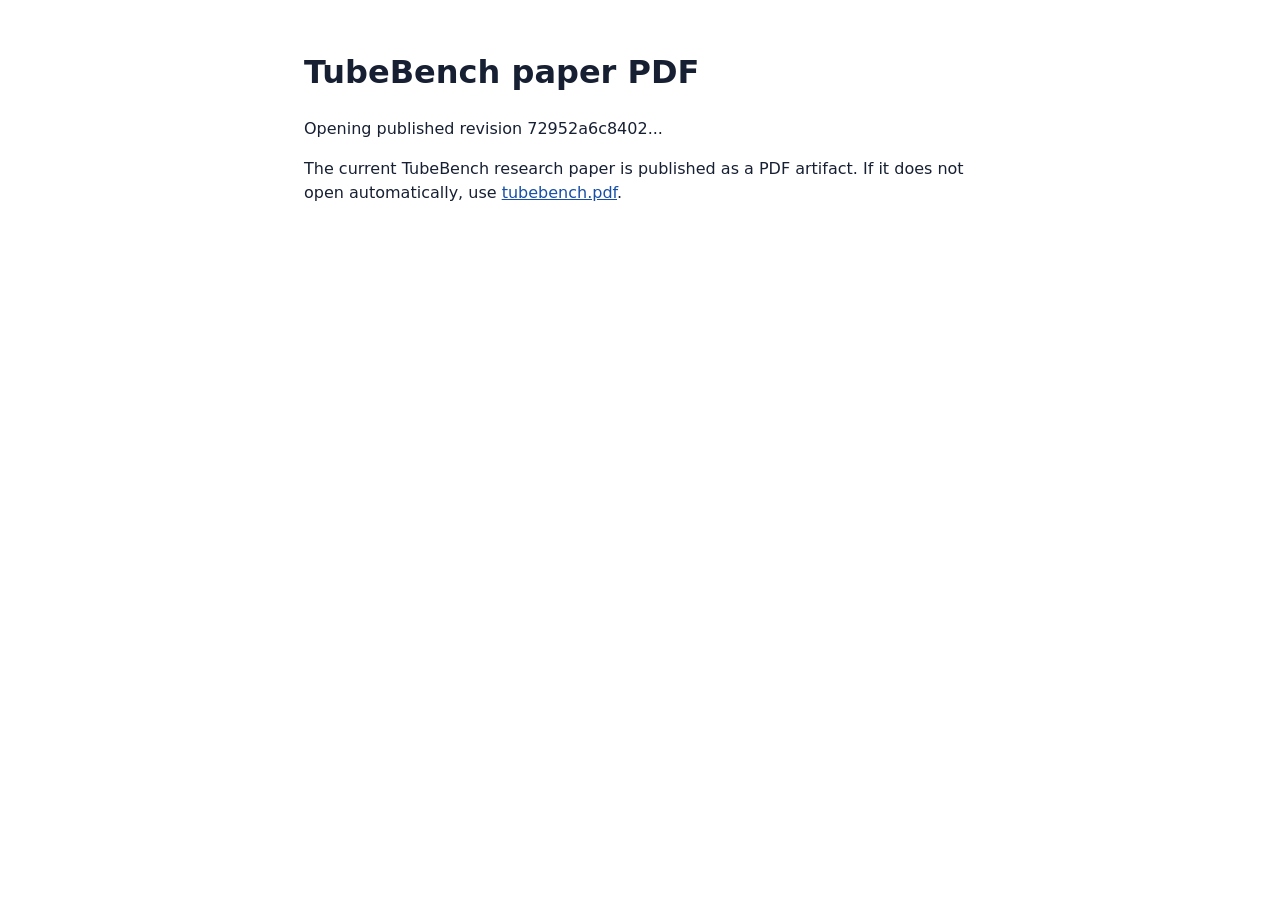
<file: docs/paper/index.html>
<!doctype html>
<html lang="en">
  <head>
    <meta charset="utf-8">
    <meta name="viewport" content="width=device-width, initial-scale=1">
    <title>TubeBench Paper PDF</title>
    <link rel="canonical" href="./tubebench.pdf">
    <script>
      window.addEventListener("DOMContentLoaded", async () => {
        const link = document.querySelector('[data-testid="research-paper-pdf-link"]');
        const status = document.querySelector('[data-testid="research-paper-status"]');
        const fallbackUrl = `./tubebench.pdf?refresh=${Date.now()}`;
        link.href = fallbackUrl;

        try {
          const response = await fetch(`./provenance.json?refresh=${Date.now()}`, {
            cache: "no-store",
          });
          if (!response.ok) {
            throw new Error(`provenance request failed: ${response.status}`);
          }
          const provenance = await response.json();
          const digest = provenance.pdf_sha256;
          if (typeof digest !== "string" || !/^[0-9a-f]{64}$/.test(digest)) {
            throw new Error("provenance PDF checksum is invalid");
          }
          const versionedUrl = `./tubebench.pdf?v=${digest.slice(0, 12)}`;
          link.href = versionedUrl;
          status.textContent = `Opening published revision ${digest.slice(0, 12)}...`;
          window.location.replace(versionedUrl);
        } catch (error) {
          status.textContent = "Automatic revision check failed; use the refreshed PDF link below.";
        }
      });
    </script>
    <style>
      body {
        color: #172033;
        font-family: system-ui, -apple-system, BlinkMacSystemFont, "Segoe UI", sans-serif;
        line-height: 1.5;
        margin: 3rem auto;
        max-width: 42rem;
        padding: 0 1.25rem;
      }
      a {
        color: #174ea6;
      }
    </style>
  </head>
  <body>
    <main>
      <h1>TubeBench paper PDF</h1>
      <p data-testid="research-paper-status">Checking the published PDF revision...</p>
      <p>
        The current TubeBench research paper is published as a PDF artifact.
        If it does not open automatically, use
        <a href="./tubebench.pdf" data-testid="research-paper-pdf-link">tubebench.pdf</a>.
      </p>
    </main>
  </body>
</html>
</file>
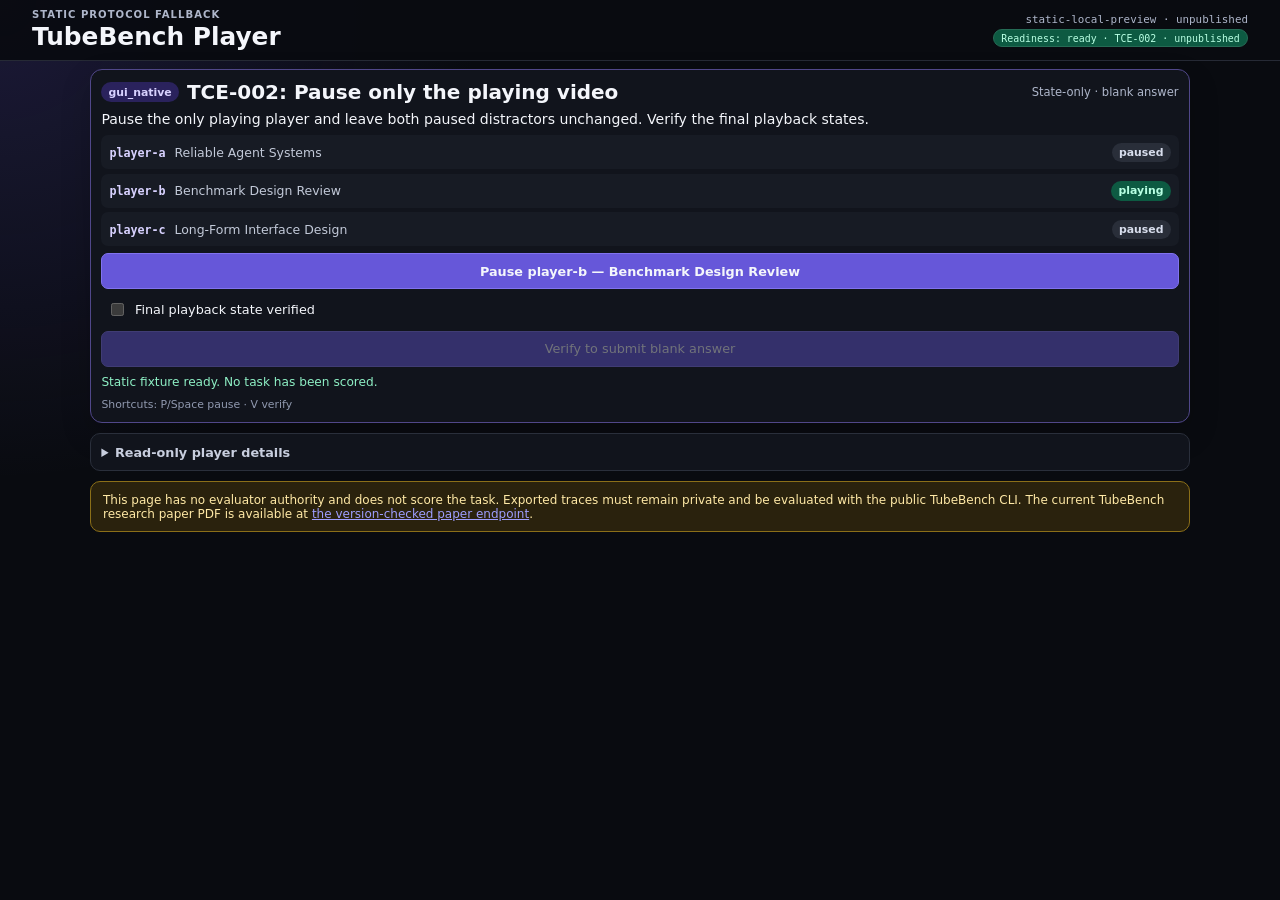
<file: docs/static-fixture/index.html>
<!doctype html>
<html lang="en">
  <head>
    <meta charset="utf-8">
    <meta name="viewport" content="width=device-width, initial-scale=1">
    <meta name="codextubebench-static-fixture" content="TCE-002">
    <title>TubeBench Static Fixture</title>
    <link rel="icon" href="data:,">
    <link rel="stylesheet" href="./styles.css?fixture=v0.3-ready">
  </head>
  <body>
    <header>
      <div>
        <p class="eyebrow">Static protocol fallback</p>
        <h1>TubeBench Player</h1>
      </div>
      <div class="runtime-meta" aria-label="Static fixture runtime status">
        <p id="deployment-meta" class="deployment-meta">Loading fixture…</p>
        <p
          id="fixture-ready"
          class="fixture-ready"
          data-testid="fixture-ready"
          data-ready="false"
          data-fixture-id="codextubebench-static-tce-002"
          data-fixture-version="codextubebench-static-fixture.v0.3"
          data-task-id="TCE-002"
          aria-live="polite"
        >
          Readiness: initializing
        </p>
      </div>
    </header>
    <script
      id="fixture-readiness-state"
      data-testid="fixture-readiness-state"
      type="application/json"
    >{"ready":false}</script>
    <main>
      <section
        id="controller-probe"
        class="controller-probe"
        data-testid="controller-probe"
        data-ready="false"
        data-task-id="TCE-002"
        data-fixture-id="codextubebench-static-tce-002"
        data-fixture-version="codextubebench-static-fixture.v0.3"
        data-readiness-contract-version="codextubebench-static-readiness.v0.1"
        data-deployed-revision=""
        aria-label="Controller readiness probe"
      >
        <p
          id="controller-probe-ready-text"
          class="controller-probe-ready-text"
          data-testid="controller-probe-ready-text"
        >
          CODEXTUBEBENCH STATIC INITIALIZING
        </p>
        <div class="controller-probe-grid">
          <div>
            <span>Task</span>
            <strong id="controller-probe-task-id" data-testid="controller-probe-task-id">TCE-002</strong>
          </div>
          <div>
            <span>Revision</span>
            <strong id="controller-probe-revision" data-testid="controller-probe-revision">loading</strong>
          </div>
          <div>
            <span>Controls</span>
            <strong id="controller-probe-controls-present" data-testid="controller-probe-controls-present">pending</strong>
          </div>
          <div>
            <span>Trace textarea</span>
            <strong id="controller-probe-trace-present" data-testid="controller-probe-trace-present">pending</strong>
          </div>
        </div>
        <a
          href="./index.html"
          data-testid="controller-probe-main-link"
        >Open full fixture</a>
      </section>

      <section
        id="task-cockpit"
        class="task-cockpit"
        data-testid="task-cockpit"
        data-initial-viewport-contract="390x600"
      >
        <div class="task-heading">
          <div>
            <p id="task-mode" class="pill"></p>
            <h2 id="task-title"></h2>
          </div>
          <p class="state-only">State-only · blank answer</p>
        </div>
        <p
          id="task-instruction"
          class="task-instruction"
          data-testid="task-instruction"
        ></p>

        <div
          id="player-state-list"
          class="player-state-list"
          data-testid="player-state-list"
          aria-label="Current playback states"
        ></div>

        <button
          id="pause-playing"
          class="primary task-action"
          data-testid="pause-playing"
          aria-keyshortcuts="P Space"
          disabled
        >
          Pause the playing player
        </button>

        <label
          class="verification"
          data-testid="final-state-verification-control"
        >
          <input
            id="final-state-verification"
            data-testid="final-state-verification"
            type="checkbox"
            aria-keyshortcuts="V"
            disabled
          >
          Final playback state verified
        </label>

        <div class="submission-actions task-phase-control">
          <button
            id="submit-answer"
            class="primary"
            data-testid="submit-answer"
            disabled
          >
            Verify to submit blank answer
          </button>
        </div>

        <p
          id="status"
          class="status"
          data-testid="status"
          role="status"
        ></p>
        <p class="shortcut-help task-phase-control">Shortcuts: P/Space pause · V verify</p>

        <section
          id="trace-handoff"
          class="trace-handoff"
          data-testid="trace-handoff"
          aria-labelledby="trace-handoff-title"
          hidden
        >
          <div class="handoff-heading">
            <div>
              <p class="eyebrow">Manual trace handoff</p>
              <h2 id="trace-handoff-title">Trace JSON</h2>
            </div>
            <span class="ready-pill" data-testid="trace-ready">Ready</span>
          </div>

          <div
            id="result-summary"
            class="result-summary"
            data-testid="result-summary"
            aria-label="Result summary"
          >
            <div><span>Task</span><strong id="summary-task-id" data-testid="summary-task-id"></strong></div>
            <div><span>Fixture revision</span><strong id="summary-fixture-revision" data-testid="summary-fixture-revision"></strong></div>
            <div><span>Initial states</span><strong id="summary-initial-states" data-testid="summary-initial-states"></strong></div>
            <div><span>Final states</span><strong id="summary-final-states" data-testid="summary-final-states"></strong></div>
            <div><span>Action</span><strong id="summary-action" data-testid="summary-action"></strong></div>
            <div><span>Verified</span><strong id="summary-verification" data-testid="summary-verification"></strong></div>
            <div><span>Timestamp</span><strong id="summary-timestamp" data-testid="summary-timestamp"></strong></div>
            <div><span>Trace ID</span><strong id="summary-trace-id" data-testid="summary-trace-id"></strong></div>
          </div>

          <label class="trace-label" for="trace-json">Complete private trace</label>
          <textarea
            id="trace-json"
            data-testid="trace-json"
            readonly
            spellcheck="false"
            aria-describedby="trace-instruction"
          ></textarea>

          <div class="trace-actions">
            <button
              id="select-trace"
              class="primary"
              data-testid="select-trace"
            >
              Select trace text
            </button>
            <button
              id="copy-trace"
              data-testid="copy-trace"
              aria-keyshortcuts="C"
            >
              Copy trace
            </button>
            <button
              id="download-trace"
              data-testid="download-trace"
            >
              Download trace
            </button>
          </div>

          <p id="trace-instruction" class="trace-instruction" data-testid="trace-instruction">
            If copy/download is blocked, manually select the Trace JSON text and paste it into the lab trace file.
          </p>
        </section>
      </section>

      <details class="details-panel">
        <summary>Read-only player details</summary>
        <div id="players" class="players"></div>
      </details>

      <aside class="notice">
        This page has no evaluator authority and does not score the task.
        Exported traces must remain private and be evaluated with the public
        TubeBench CLI. The current TubeBench research paper PDF is
        available at
        <a href="./paper/" data-testid="research-paper-link">the version-checked paper endpoint</a>.
      </aside>
    </main>
    <script src="./trace-handoff.js?fixture=v0.3-ready"></script>
    <script src="./app.js?fixture=v0.3-ready"></script>
  </body>
</html>
</file>
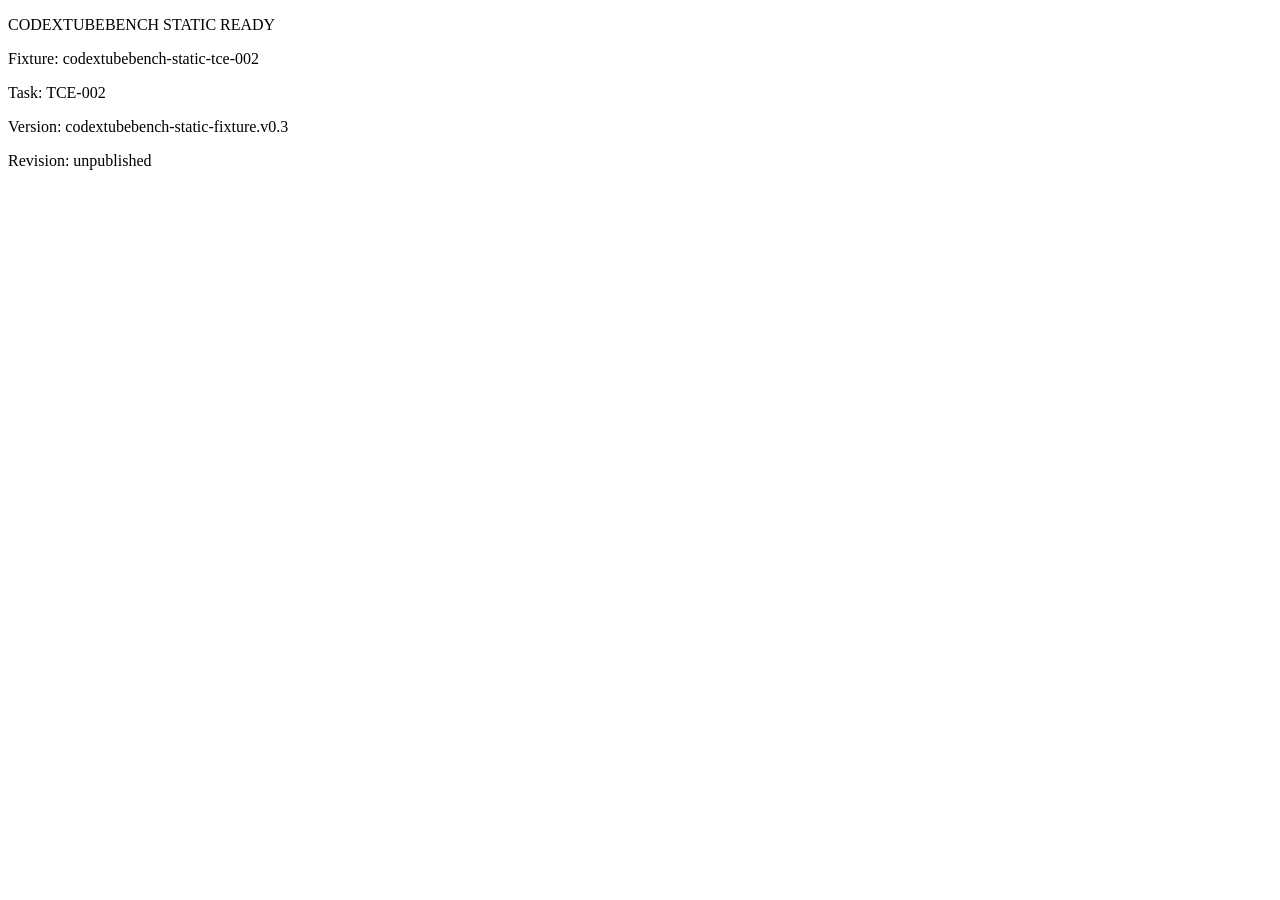
<file: docs/static-fixture/ready.html>
<!doctype html>
<html lang="en">
  <head>
    <meta charset="utf-8">
    <meta name="viewport" content="width=device-width, initial-scale=1">
    <meta name="codextubebench-static-readiness" content="codextubebench-static-readiness.v0.1">
    <title>TubeBench Static Ready</title>
  </head>
  <body
    data-testid="controller-ready"
    data-ready="true"
    data-fixture-id="codextubebench-static-tce-002"
    data-fixture-version="codextubebench-static-fixture.v0.3"
    data-task-id="TCE-002"
    data-readiness-contract-version="codextubebench-static-readiness.v0.1"
    data-deployed-revision="unpublished"
  >
    <main>
      <p id="ready-marker" data-testid="ready-marker">CODEXTUBEBENCH STATIC READY</p>
      <p>Fixture: codextubebench-static-tce-002</p>
      <p>Task: TCE-002</p>
      <p>Version: codextubebench-static-fixture.v0.3</p>
      <p>Revision: <span data-testid="ready-revision">unpublished</span></p>
    </main>
  </body>
</html>
</file>
<file: docs/static-fixture/styles.css>
:root {
  color-scheme: dark;
  font-family: Inter, ui-sans-serif, system-ui, -apple-system, BlinkMacSystemFont, "Segoe UI", sans-serif;
  background: #090b10;
  color: #f4f6fb;
}

* {
  box-sizing: border-box;
}

[hidden] {
  display: none !important;
}

body {
  margin: 0;
  background:
    radial-gradient(circle at top left, rgba(108, 92, 231, 0.18), transparent 30rem),
    #090b10;
}

header {
  min-height: 52px;
  display: flex;
  justify-content: space-between;
  gap: 1rem;
  align-items: center;
  padding: 0.55rem clamp(0.75rem, 3vw, 2rem);
  border-bottom: 1px solid #262a35;
  background: rgba(9, 11, 16, 0.94);
}

h1, h2, h3, p {
  margin-top: 0;
}

h1 {
  margin-bottom: 0;
  font-size: clamp(1.1rem, 2.5vw, 1.55rem);
}

h2 {
  margin-bottom: 0;
  font-size: clamp(1rem, 2vw, 1.25rem);
}

main {
  width: min(1100px, calc(100% - 1rem));
  margin: 0.5rem auto 2rem;
}

.controller-probe {
  display: none;
  gap: 0.42rem;
  margin-bottom: 0.5rem;
  padding: 0.6rem;
  border: 1px solid #256b55;
  border-radius: 10px;
  background: #0d1f1a;
}

body[data-controller-probe="true"] .controller-probe {
  display: grid;
}

.controller-probe-ready-text {
  margin: 0;
  color: #b8ffe3;
  font-family: ui-monospace, SFMono-Regular, Menlo, monospace;
  font-size: 0.82rem;
  font-weight: 700;
}

.controller-probe-grid {
  display: grid;
  grid-template-columns: repeat(4, minmax(0, 1fr));
  gap: 0.3rem;
}

.controller-probe-grid div {
  min-width: 0;
  padding: 0.35rem;
  border-radius: 7px;
  background: #11141c;
}

.controller-probe-grid span {
  display: block;
  color: #919ab0;
  font-size: 0.6rem;
  font-weight: 700;
  text-transform: uppercase;
}

.controller-probe-grid strong {
  display: block;
  margin-top: 0.1rem;
  overflow: hidden;
  color: #e5e9f5;
  font-family: ui-monospace, SFMono-Regular, Menlo, monospace;
  font-size: 0.68rem;
  text-overflow: ellipsis;
  white-space: nowrap;
}

.controller-probe a {
  color: #b8ffe3;
  font-size: 0.72rem;
}

body[data-controller-probe="true"] .details-panel,
body[data-controller-probe="true"] .notice {
  display: none;
}

.eyebrow {
  margin-bottom: 0.15rem;
  color: #aeb6ca;
  font-size: 0.63rem;
  font-weight: 700;
  letter-spacing: 0.1em;
  text-transform: uppercase;
}

.deployment-meta {
  max-width: 48vw;
  margin: 0;
  color: #aeb6ca;
  font-family: ui-monospace, SFMono-Regular, Menlo, monospace;
  font-size: 0.68rem;
  overflow: hidden;
  text-overflow: ellipsis;
  white-space: nowrap;
  text-align: right;
}

.runtime-meta {
  min-width: 0;
  display: grid;
  justify-items: end;
  gap: 0.2rem;
}

.fixture-ready {
  max-width: 50vw;
  margin: 0;
  padding: 0.18rem 0.45rem;
  border: 1px solid #594c9f;
  border-radius: 999px;
  background: #171b24;
  color: #cfd6e6;
  font-family: ui-monospace, SFMono-Regular, Menlo, monospace;
  font-size: 0.62rem;
  overflow: hidden;
  text-overflow: ellipsis;
  white-space: nowrap;
}

.fixture-ready[data-ready="true"] {
  border-color: #256b55;
  background: #0d5a42;
  color: #b8ffe3;
}

.task-cockpit {
  display: grid;
  gap: 0.42rem;
  padding: 0.65rem;
  border: 1px solid #504789;
  border-radius: 12px;
  background: #11141c;
  box-shadow: 0 12px 30px rgba(0, 0, 0, 0.18);
}

.task-heading {
  min-width: 0;
  display: flex;
  justify-content: space-between;
  gap: 0.75rem;
  align-items: center;
}

.task-heading > div {
  min-width: 0;
  display: flex;
  gap: 0.5rem;
  align-items: center;
}

.task-heading h2 {
  overflow: hidden;
  text-overflow: ellipsis;
  white-space: nowrap;
}

.state-only {
  flex: none;
  margin: 0;
  color: #aeb6ca;
  font-size: 0.72rem;
}

.pill {
  flex: none;
  margin: 0;
  padding: 0.22rem 0.45rem;
  border-radius: 999px;
  background: #2a225c;
  color: #d8d2ff;
  font-size: 0.68rem;
  font-weight: 700;
}

.task-instruction {
  margin: 0;
  color: #f4f6fb;
  font-size: 0.88rem;
  line-height: 1.25;
}

.player-state-list {
  display: grid;
  gap: 0.28rem;
}

.player-state-row {
  min-height: 34px;
  display: flex;
  justify-content: space-between;
  gap: 0.6rem;
  align-items: center;
  padding: 0.32rem 0.5rem;
  border-radius: 7px;
  background: #171b24;
}

.player-identity {
  min-width: 0;
  display: flex;
  gap: 0.55rem;
  align-items: baseline;
}

.player-identity strong {
  flex: none;
  color: #d8d2ff;
  font-family: ui-monospace, SFMono-Regular, Menlo, monospace;
  font-size: 0.73rem;
}

.player-identity span {
  overflow: hidden;
  color: #c2c9d8;
  font-size: 0.78rem;
  text-overflow: ellipsis;
  white-space: nowrap;
}

.state {
  flex: none;
  padding: 0.2rem 0.45rem;
  border-radius: 999px;
  background: #292e39;
  color: #d8deed;
  font-size: 0.68rem;
  font-weight: 700;
}

.state.playing {
  background: #0d5a42;
  color: #b8ffe3;
}

button {
  min-height: 36px;
  padding: 0.42rem 0.65rem;
  border: 1px solid #3a4151;
  border-radius: 7px;
  background: #191e28;
  color: #f4f6fb;
  font: inherit;
  font-size: 0.8rem;
  cursor: pointer;
}

button:hover:not(:disabled),
button:focus-visible {
  border-color: #8c7dff;
  background: #29214f;
}

button:disabled {
  cursor: not-allowed;
  opacity: 0.42;
}

.primary {
  background: #6657d9;
  border-color: #8173ee;
}

.task-action {
  width: 100%;
  font-weight: 700;
}

.verification {
  min-height: 28px;
  display: flex;
  gap: 0.5rem;
  align-items: center;
  padding: 0.2rem 0.35rem;
  font-size: 0.8rem;
}

.submission-actions {
  display: grid;
  grid-template-columns: minmax(0, 1fr);
  gap: 0.4rem;
}

.status {
  min-height: 1.15rem;
  margin: 0;
  font-size: 0.76rem;
  line-height: 1.15rem;
}

.status.success {
  color: #8ef0c5;
}

.status.error {
  color: #ff9ca4;
}

.shortcut-help {
  margin: 0;
  color: #919ab0;
  font-size: 0.68rem;
}

.trace-handoff {
  display: grid;
  gap: 0.42rem;
}

.handoff-heading {
  display: flex;
  justify-content: space-between;
  gap: 0.75rem;
  align-items: center;
}

.handoff-heading p,
.handoff-heading h2 {
  margin-bottom: 0;
}

.ready-pill {
  padding: 0.2rem 0.45rem;
  border-radius: 999px;
  background: #0d5a42;
  color: #b8ffe3;
  font-size: 0.68rem;
  font-weight: 700;
}

.result-summary {
  display: grid;
  grid-template-columns: repeat(4, minmax(0, 1fr));
  gap: 0.32rem;
}

.result-summary div {
  min-width: 0;
  padding: 0.36rem 0.45rem;
  border-radius: 7px;
  background: #171b24;
}

.result-summary span,
.trace-label {
  display: block;
  color: #919ab0;
  font-size: 0.61rem;
  font-weight: 700;
  letter-spacing: 0.04em;
  text-transform: uppercase;
}

.result-summary strong {
  display: block;
  margin-top: 0.12rem;
  overflow: hidden;
  color: #e5e9f5;
  font-family: ui-monospace, SFMono-Regular, Menlo, monospace;
  font-size: 0.68rem;
  font-weight: 600;
  text-overflow: ellipsis;
  white-space: nowrap;
}

.trace-label {
  margin-top: 0.05rem;
}

#trace-json {
  width: 100%;
  min-height: 155px;
  resize: none;
  padding: 0.5rem;
  border: 1px solid #3a4151;
  border-radius: 7px;
  background: #090b10;
  color: #dfe5f2;
  font-family: ui-monospace, SFMono-Regular, Menlo, monospace;
  font-size: 0.66rem;
  line-height: 1.25;
}

#trace-json:focus {
  border-color: #8c7dff;
  outline: 2px solid rgba(140, 125, 255, 0.28);
}

.trace-actions {
  display: grid;
  grid-template-columns: repeat(3, minmax(0, 1fr));
  gap: 0.4rem;
}

.trace-instruction {
  margin: 0;
  color: #ffe9a6;
  font-size: 0.7rem;
  line-height: 1.25;
}

body[data-phase="completed"] .task-heading,
body[data-phase="completed"] #task-instruction,
body[data-phase="completed"] #player-state-list,
body[data-phase="completed"] #pause-playing,
body[data-phase="completed"] .verification,
body[data-phase="completed"] .task-phase-control,
body[data-phase="completed"] .details-panel,
body[data-phase="completed"] .notice {
  display: none;
}

body[data-phase="completed"] .task-cockpit {
  border-color: #256b55;
}

.details-panel {
  margin-top: 0.65rem;
  border: 1px solid #2a2f3b;
  border-radius: 10px;
  background: #11141c;
}

.details-panel summary {
  padding: 0.65rem;
  color: #c8cede;
  cursor: pointer;
  font-size: 0.8rem;
  font-weight: 700;
}

.players {
  display: grid;
  grid-template-columns: repeat(auto-fit, minmax(250px, 1fr));
  gap: 0.65rem;
  padding: 0 0.65rem 0.65rem;
}

.player {
  overflow: hidden;
  border: 1px solid #2a2f3b;
  border-radius: 12px;
  background: #11141c;
}

.screen {
  aspect-ratio: 16 / 7;
  display: grid;
  place-items: center;
  padding: 0.65rem;
  background:
    linear-gradient(135deg, rgba(97, 82, 210, 0.38), rgba(20, 23, 34, 0.8)),
    repeating-linear-gradient(90deg, transparent 0 64px, rgba(255, 255, 255, 0.025) 64px 65px);
  color: #b8c0d4;
  font-size: 0.78rem;
}

.player-heading {
  display: flex;
  justify-content: space-between;
  gap: 0.65rem;
  padding: 0.65rem 0.65rem 0;
}

.player-heading h3 {
  margin-bottom: 0;
  font-size: 0.9rem;
}

dl {
  display: grid;
  grid-template-columns: repeat(2, minmax(0, 1fr));
  gap: 0.4rem;
  padding: 0 0.65rem;
}

dl div {
  padding: 0.45rem;
  border-radius: 7px;
  background: #171b24;
}

dt {
  color: #919ab0;
  font-size: 0.62rem;
  text-transform: uppercase;
}

dd {
  margin: 0.15rem 0 0;
  font-family: ui-monospace, SFMono-Regular, Menlo, monospace;
  font-size: 0.72rem;
}

.notice {
  margin-top: 0.65rem;
  padding: 0.65rem 0.75rem;
  border: 1px solid #8b6f18;
  border-radius: 10px;
  background: #2a220d;
  color: #ffe9a6;
  font-size: 0.75rem;
}

@media (max-width: 600px) {
  header {
    min-height: 46px;
    padding: 0.4rem 0.55rem;
  }

  .deployment-meta,
  .state-only,
  .shortcut-help {
    display: none;
  }

  .runtime-meta {
    max-width: 42vw;
  }

  .fixture-ready {
    max-width: 42vw;
    padding: 0.15rem 0.35rem;
    font-size: 0.56rem;
  }

  main {
    width: calc(100% - 0.5rem);
    margin-top: 0.25rem;
  }

  .controller-probe {
    margin-bottom: 0.35rem;
    padding: 0.45rem;
  }

  .controller-probe-grid {
    grid-template-columns: repeat(2, minmax(0, 1fr));
    gap: 0.25rem;
  }

  .task-cockpit {
    gap: 0.32rem;
    padding: 0.45rem;
    border-radius: 9px;
  }

  .task-heading > div {
    display: grid;
    grid-template-columns: auto minmax(0, 1fr);
  }

  .task-instruction {
    font-size: 0.8rem;
  }

  .player-state-row {
    min-height: 31px;
    padding: 0.25rem 0.42rem;
  }

  .submission-actions {
    gap: 0.3rem;
  }

  .result-summary {
    grid-template-columns: repeat(2, minmax(0, 1fr));
    gap: 0.25rem;
  }

  .result-summary div {
    padding: 0.28rem 0.35rem;
  }

  .result-summary strong {
    font-size: 0.63rem;
  }

  #trace-json {
    min-height: 128px;
    padding: 0.4rem;
    font-size: 0.59rem;
  }

  .trace-actions {
    gap: 0.3rem;
  }

  .trace-instruction {
    font-size: 0.64rem;
  }

  button {
    min-height: 34px;
    padding: 0.35rem 0.3rem;
    font-size: 0.72rem;
  }

  .status {
    font-size: 0.7rem;
  }
}

@media (max-height: 620px) {
  .eyebrow {
    display: none;
  }

  header {
    min-height: 42px;
  }

  .task-cockpit {
    gap: 0.3rem;
    padding-top: 0.4rem;
    padding-bottom: 0.4rem;
  }

  .task-instruction {
    line-height: 1.15;
  }

  .player-state-row {
    min-height: 29px;
  }

  .verification {
    min-height: 25px;
  }

  body[data-phase="completed"] main {
    margin-top: 0.2rem;
  }

  body[data-phase="completed"] .task-cockpit {
    gap: 0.26rem;
    padding: 0.38rem;
  }

  body[data-phase="completed"] .trace-handoff {
    gap: 0.26rem;
  }

  body[data-phase="completed"] #trace-json {
    min-height: 122px;
  }
}
</file>
